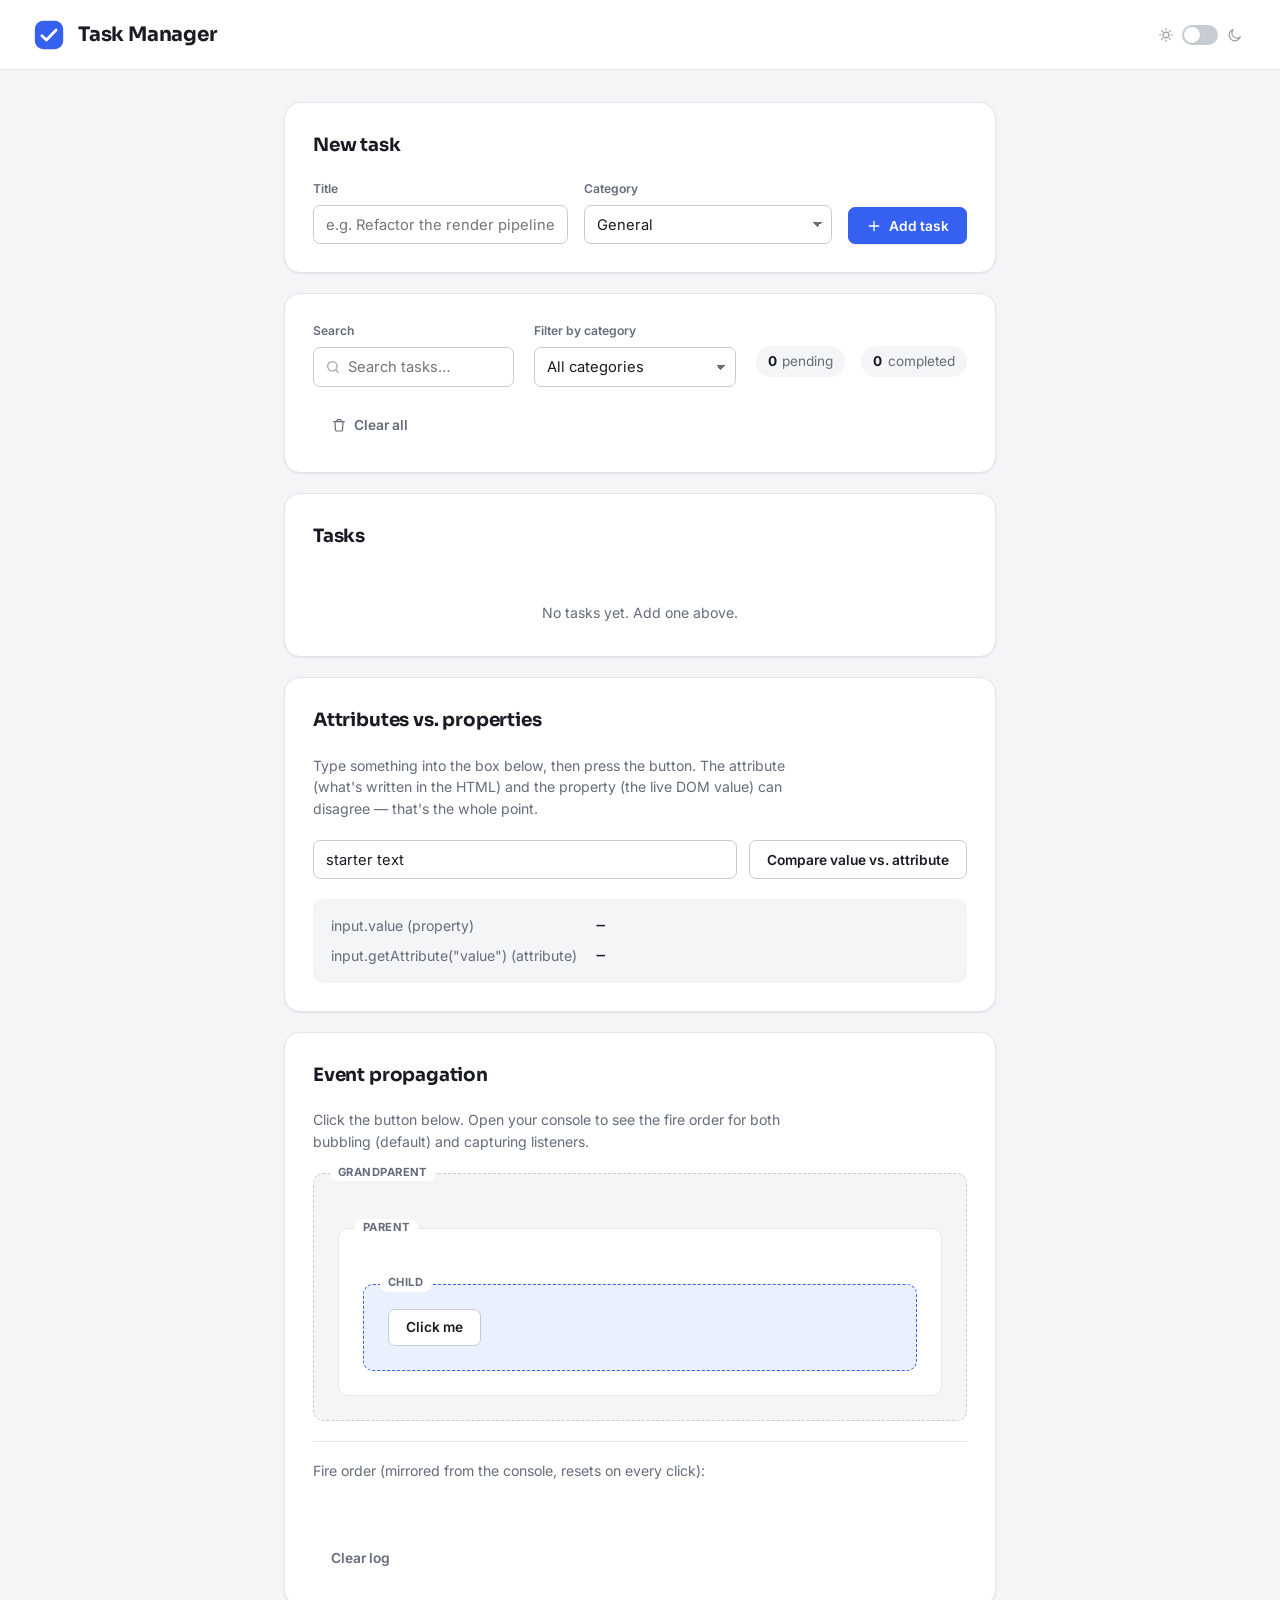
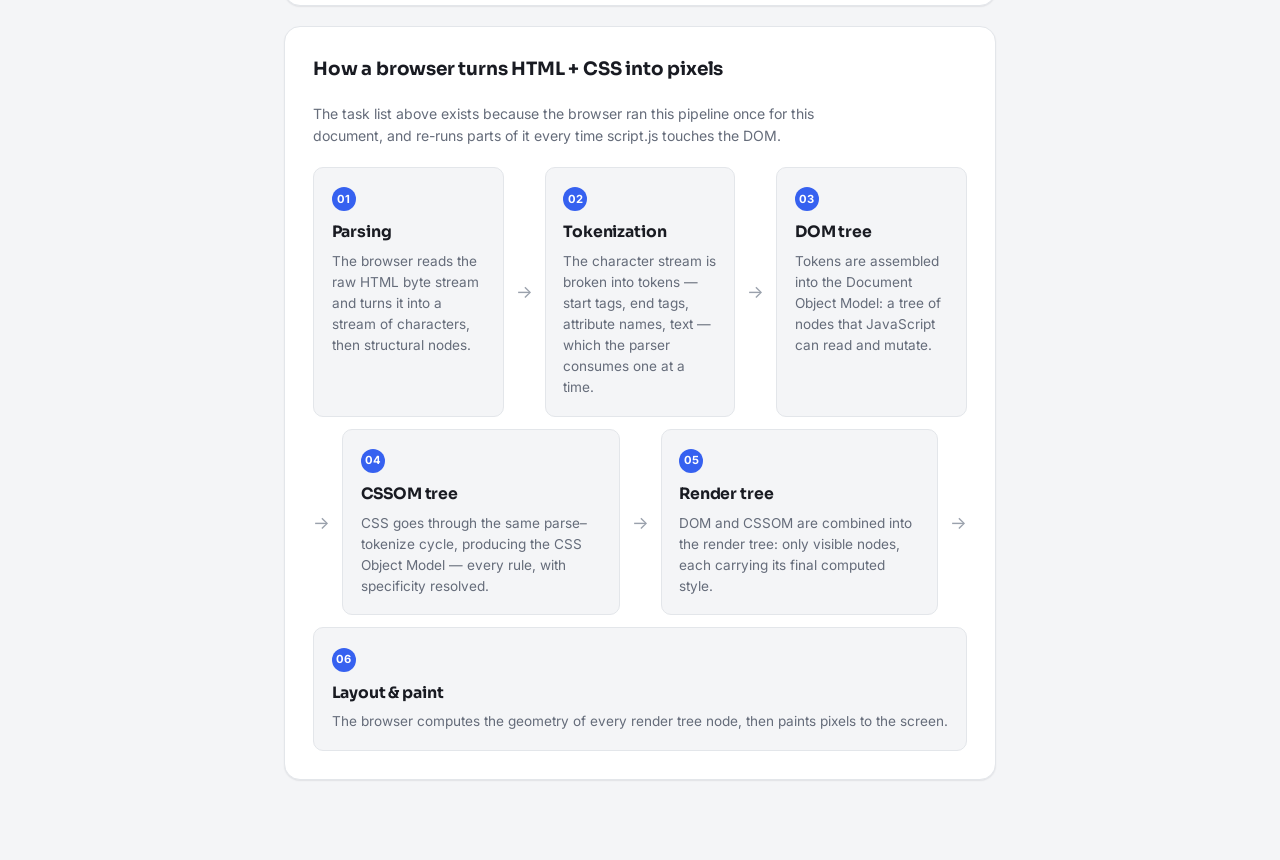
<file: 7/index.html>
<!DOCTYPE html>
<html lang="en" data-theme="light">
<head>
  <meta charset="UTF-8" />
  <meta name="viewport" content="width=device-width, initial-scale=1.0" />
  <title>Task Manager</title>
  <link rel="preconnect" href="https://fonts.googleapis.com" />
  <link rel="preconnect" href="https://fonts.gstatic.com" crossorigin />
  <link
    href="https://fonts.googleapis.com/css2?family=Sora:wght@600;700&family=Inter:wght@400;500;600;700&display=swap"
    rel="stylesheet"
  />
  <link rel="stylesheet" href="style.css" />
</head>
<body>

  <!-- ============================================= -->
  <!-- HEADER -->
  <!-- ============================================= -->
  <header class="site-header">
    <div class="brand">
      <span class="brand-mark" aria-hidden="true">
        <svg viewBox="0 0 24 24" fill="none" xmlns="http://www.w3.org/2000/svg">
          <rect x="2" y="2" width="20" height="20" rx="6" fill="currentColor" />
          <path d="M7 12.5L10.2 15.5L17 8.5" stroke="white" stroke-width="2" stroke-linecap="round" stroke-linejoin="round"/>
        </svg>
      </span>
      <div class="header-inner">
        <h1>Task Manager</h1>
      </div>
    </div>

    <!-- Theme Toggle: uses classList, dataset and setAttribute -->
    <button id="theme-toggle" class="theme-toggle" data-theme-state="light" aria-pressed="false">
      <svg class="icon icon-sun" viewBox="0 0 24 24" fill="none" xmlns="http://www.w3.org/2000/svg" aria-hidden="true">
        <circle cx="12" cy="12" r="4.2" stroke="currentColor" stroke-width="1.8"/>
        <path d="M12 2.5V4.5M12 19.5V21.5M4.5 12H2.5M21.5 12H19.5M5.6 5.6L7 7M17 17L18.4 18.4M18.4 5.6L17 7M7 17L5.6 18.4" stroke="currentColor" stroke-width="1.8" stroke-linecap="round"/>
      </svg>
      <span class="toggle-track">
        <span class="toggle-dot"></span>
      </span>
      <svg class="icon icon-moon" viewBox="0 0 24 24" fill="none" xmlns="http://www.w3.org/2000/svg" aria-hidden="true">
        <path d="M20 14.5A8.5 8.5 0 1 1 9.5 4a6.5 6.5 0 0 0 10.5 10.5Z" stroke="currentColor" stroke-width="1.8" stroke-linejoin="round"/>
      </svg>
      <span class="toggle-label sr-only">Toggle dark mode</span>
    </button>
  </header>

  <main>

    <!-- ============================================= -->
    <!-- TASK CREATION MODULE -->
    <!-- ============================================= -->
    <section class="panel" id="task-creation">
      <h2>New task</h2>
      <form id="task-form" novalidate>
        <div class="field">
          <label for="task-title">Title</label>
          <input
            type="text"
            id="task-title"
            name="task-title"
            placeholder="e.g. Refactor the render pipeline notes"
            autocomplete="off"
            value=""
          />
        </div>

        <div class="field">
          <label for="task-category">Category</label>
          <select id="task-category" name="task-category">
            <option value="general">General</option>
            <option value="work">Work</option>
            <option value="personal">Personal</option>
            <option value="urgent">Urgent</option>
          </select>
        </div>

        <button type="submit" class="btn btn-primary">
          <svg class="icon" viewBox="0 0 24 24" fill="none" xmlns="http://www.w3.org/2000/svg" aria-hidden="true">
            <path d="M12 5V19M5 12H19" stroke="currentColor" stroke-width="2" stroke-linecap="round"/>
          </svg>
          Add task
        </button>
      </form>
      <p class="field-error" id="form-error" hidden>Give the task a title before adding it.</p>
    </section>

    <!-- ============================================= -->
    <!-- TOOLBAR: search, filter, counters, clear all (bonus) -->
    <!-- ============================================= -->
    <section class="panel toolbar" id="toolbar">
      <div class="field">
        <label for="task-search">Search</label>
        <div class="input-with-icon">
          <svg class="icon" viewBox="0 0 24 24" fill="none" xmlns="http://www.w3.org/2000/svg" aria-hidden="true">
            <circle cx="11" cy="11" r="7" stroke="currentColor" stroke-width="1.8"/>
            <path d="M20 20L16.5 16.5" stroke="currentColor" stroke-width="1.8" stroke-linecap="round"/>
          </svg>
          <input type="text" id="task-search" placeholder="Search tasks…" autocomplete="off" />
        </div>
      </div>

      <div class="field">
        <label for="category-filter">Filter by category</label>
        <select id="category-filter">
          <option value="all">All categories</option>
          <option value="general">General</option>
          <option value="work">Work</option>
          <option value="personal">Personal</option>
          <option value="urgent">Urgent</option>
        </select>
      </div>

      <div class="counters">
        <span class="counter"><strong id="pending-count">0</strong> pending</span>
        <span class="counter"><strong id="completed-count">0</strong> completed</span>
      </div>

      <button id="clear-all" class="btn btn-ghost">
        <svg class="icon" viewBox="0 0 24 24" fill="none" xmlns="http://www.w3.org/2000/svg" aria-hidden="true">
          <path d="M4 7H20M9 7V5A1 1 0 0 1 10 4H14A1 1 0 0 1 15 5V7M18 7L17.3 19A2 2 0 0 1 15.3 21H8.7A2 2 0 0 1 6.7 19L6 7" stroke="currentColor" stroke-width="1.8" stroke-linecap="round" stroke-linejoin="round"/>
        </svg>
        Clear all
      </button>
    </section>

    <!-- ============================================= -->
    <!-- TASK LIST — event delegation lives on this container -->
    <!-- ============================================= -->
    <section class="panel" id="task-list-panel">
      <h2>Tasks</h2>
      <ul id="task-list" class="task-list" aria-live="polite">
        <!-- task cards are injected here by script.js -->
      </ul>
      <p class="empty-state" id="empty-state">No tasks yet. Add one above.</p>
    </section>

    <!-- ============================================= -->
    <!-- ATTRIBUTES VS PROPERTIES DEMO -->
    <!-- ============================================= -->
    <section class="panel" id="attr-vs-prop">
      <h2>Attributes vs. properties</h2>
      <p class="panel-note">
        Type something into the box below, then press the button. The attribute
        (what's written in the HTML) and the property (the live DOM value) can
        disagree — that's the whole point.
      </p>

      <div class="demo-row">
        <input type="text" id="demo-input" value="starter text" />
        <button id="demo-check" class="btn btn-secondary">Compare value vs. attribute</button>
      </div>

      <dl class="demo-output" id="demo-output">
        <dt>input.value (property)</dt>
        <dd id="demo-property">—</dd>
        <dt>input.getAttribute("value") (attribute)</dt>
        <dd id="demo-attribute">—</dd>
      </dl>
    </section>

    <!-- ============================================= -->
    <!-- EVENT PROPAGATION DEMO -->
    <!-- ============================================= -->
    <section class="panel" id="propagation-demo">
      <h2>Event propagation</h2>
      <p class="panel-note">
        Click the button below. Open your console to see the fire order for
        both bubbling (default) and capturing listeners.
      </p>

      <div class="propagation-box" id="grandparent" data-role="grandparent">
        <span class="propagation-tag">Grandparent</span>
        <div class="propagation-box inner" id="parent" data-role="parent">
          <span class="propagation-tag">Parent</span>
          <div class="propagation-box inner" id="child" data-role="child">
            <span class="propagation-tag">Child</span>
            <button id="propagation-btn" class="btn btn-secondary">Click me</button>
          </div>
        </div>
      </div>

      <div class="console-echo">
        <p class="panel-note">Fire order (mirrored from the console, resets on every click):</p>
        <ol id="propagation-log" class="propagation-log"></ol>
        <button id="propagation-clear" class="btn btn-ghost">Clear log</button>
      </div>
    </section>

    <!-- ============================================= -->
    <!-- BROWSER RENDERING PIPELINE -->
    <!-- ============================================= -->
    <section class="panel" id="rendering-pipeline">
      <h2>How a browser turns HTML + CSS into pixels</h2>
      <p class="panel-note">
        The task list above exists because the browser ran this pipeline once
        for this document, and re-runs parts of it every time script.js
        touches the DOM.
      </p>

      <ol class="pipeline">
        <li class="pipeline-step">
          <span class="pipeline-index">01</span>
          <h3>Parsing</h3>
          <p>The browser reads the raw HTML byte stream and turns it into a stream of characters, then structural nodes.</p>
        </li>
        <li class="pipeline-arrow" aria-hidden="true">→</li>
        <li class="pipeline-step">
          <span class="pipeline-index">02</span>
          <h3>Tokenization</h3>
          <p>The character stream is broken into tokens — start tags, end tags, attribute names, text — which the parser consumes one at a time.</p>
        </li>
        <li class="pipeline-arrow" aria-hidden="true">→</li>
        <li class="pipeline-step">
          <span class="pipeline-index">03</span>
          <h3>DOM tree</h3>
          <p>Tokens are assembled into the Document Object Model: a tree of nodes that JavaScript can read and mutate.</p>
        </li>
        <li class="pipeline-arrow" aria-hidden="true">→</li>
        <li class="pipeline-step">
          <span class="pipeline-index">04</span>
          <h3>CSSOM tree</h3>
          <p>CSS goes through the same parse–tokenize cycle, producing the CSS Object Model — every rule, with specificity resolved.</p>
        </li>
        <li class="pipeline-arrow" aria-hidden="true">→</li>
        <li class="pipeline-step">
          <span class="pipeline-index">05</span>
          <h3>Render tree</h3>
          <p>DOM and CSSOM are combined into the render tree: only visible nodes, each carrying its final computed style.</p>
        </li>
        <li class="pipeline-arrow" aria-hidden="true">→</li>
        <li class="pipeline-step">
          <span class="pipeline-index">06</span>
          <h3>Layout &amp; paint</h3>
          <p>The browser computes the geometry of every render tree node, then paints pixels to the screen.</p>
        </li>
      </ol>
    </section>

  </main>
  <script src="script.js"></script>
</body>
</html>
</file>
<file: 7/style.css>
/* =========================================================
   TOKENS
   A restrained product palette: cool neutrals for structure,
   one confident brand blue for primary actions, and a small
   set of category colors used the way real task apps use
   them — as functional labels, not decoration.
   ========================================================= */

:root {
  --ink: #191B22;
  --ink-muted: #656C7A;
  --ink-faint: #9AA1AC;

  --paper: #F4F5F7;
  --surface: #FFFFFF;
  --border: #E3E6EA;
  --border-strong: #C7CCD3;

  --brand: #3661F0;
  --brand-hover: #2C50D6;
  --brand-tint: #EBF0FE;

  --success: #1AA163;
  --success-tint: #E4F7ED;
  --danger: #E4483F;
  --danger-tint: #FDEBEA;

  --cat-general-bg: #EEF0F3;
  --cat-general-text: #5B6472;
  --cat-work-bg: #E8EFFE;
  --cat-work-text: #2F5FD8;
  --cat-personal-bg: #F3EBFE;
  --cat-personal-text: #7C3AED;
  --cat-urgent-bg: #FDECEA;
  --cat-urgent-text: #D8392E;

  --font-display: "Sora", "Segoe UI", sans-serif;
  --font-body: "Inter", -apple-system, BlinkMacSystemFont, "Segoe UI", sans-serif;
  --font-mono: "SFMono-Regular", Consolas, "Liberation Mono", Menlo, monospace;

  --radius-lg: 16px;
  --radius-md: 10px;
  --radius-sm: 7px;
  --radius-pill: 999px;

  --shadow-sm: 0 1px 2px rgba(21, 23, 30, 0.05), 0 1px 1px rgba(21, 23, 30, 0.03);
  --shadow-md: 0 8px 24px rgba(21, 23, 30, 0.08), 0 2px 6px rgba(21, 23, 30, 0.04);
}

[data-theme="dark"] {
  --ink: #EDEEF1;
  --ink-muted: #9CA3AF;
  --ink-faint: #6B7280;

  --paper: #101216;
  --surface: #181B21;
  --border: #2B2F37;
  --border-strong: #3A3F49;

  --brand: #5B82FF;
  --brand-hover: #799AFF;
  --brand-tint: #1B2540;

  --success: #34C77F;
  --success-tint: #123425;
  --danger: #F16A62;
  --danger-tint: #3A1C1B;

  --cat-general-bg: #23262D;
  --cat-general-text: #AEB4BF;
  --cat-work-bg: #1D2740;
  --cat-work-text: #7DA0FF;
  --cat-personal-bg: #271F3D;
  --cat-personal-text: #B891FF;
  --cat-urgent-bg: #331E1D;
  --cat-urgent-text: #F0897E;

  --shadow-sm: 0 1px 2px rgba(0, 0, 0, 0.3);
  --shadow-md: 0 8px 24px rgba(0, 0, 0, 0.35);
}

* {
  box-sizing: border-box;
}

body {
  margin: 0;
  background: var(--paper);
  color: var(--ink);
  font-family: var(--font-body);
  font-size: 15.5px;
  line-height: 1.55;
  -webkit-font-smoothing: antialiased;
  transition: background 0.2s ease, color 0.2s ease;
}

h1, h2, h3 {
  font-family: var(--font-display);
  font-weight: 700;
  margin: 0;
  color: var(--ink);
  letter-spacing: -0.01em;
}

h2 {
  font-size: 1.15rem;
}

h3 {
  font-size: 0.98rem;
  margin: 0 0 0.3rem;
}

p {
  margin: 0;
}

.sr-only {
  position: absolute;
  width: 1px;
  height: 1px;
  padding: 0;
  margin: -1px;
  overflow: hidden;
  clip: rect(0, 0, 0, 0);
  white-space: nowrap;
  border: 0;
}

.icon {
  width: 16px;
  height: 16px;
  flex-shrink: 0;
}

/* =========================================================
   LAYOUT
   ========================================================= */

.site-header {
  display: flex;
  align-items: center;
  justify-content: space-between;
  padding: 1.1rem 2rem;
  background: var(--surface);
  border-bottom: 1px solid var(--border);
  position: sticky;
  top: 0;
  z-index: 10;
}

.brand {
  display: flex;
  align-items: center;
  gap: 0.75rem;
}

.brand-mark {
  width: 34px;
  height: 34px;
  color: var(--brand);
  flex-shrink: 0;
}

.brand-mark svg {
  width: 100%;
  height: 100%;
}

.header-inner h1 {
  font-size: 1.25rem;
}

.subtitle {
  color: var(--ink-muted);
  font-size: 0.8rem;
  margin-top: 0.1rem;
}

main {
  max-width: 760px;
  margin: 0 auto;
  padding: 2rem 1.5rem 5rem;
  display: flex;
  flex-direction: column;
  gap: 1.25rem;
}

.panel {
  background: var(--surface);
  border: 1px solid var(--border);
  border-radius: var(--radius-lg);
  box-shadow: var(--shadow-sm);
  padding: 1.75rem;
}

.panel h2 {
  margin-bottom: 1.25rem;
}

.panel-note {
  color: var(--ink-muted);
  font-size: 0.88rem;
  margin-bottom: 1.25rem;
  max-width: 56ch;
}

/* =========================================================
   FORM ELEMENTS
   ========================================================= */

.field {
  display: flex;
  flex-direction: column;
  gap: 0.4rem;
  margin-bottom: 1.1rem;
}

label {
  font-size: 0.76rem;
  font-weight: 600;
  color: var(--ink-muted);
}

input[type="text"],
select {
  border: 1px solid var(--border-strong);
  border-radius: var(--radius-sm);
  padding: 0.6rem 0.75rem;
  font-size: 0.92rem;
  background: var(--surface);
  color: var(--ink);
  font-family: var(--font-body);
  appearance: none;
  -webkit-appearance: none;
}

select {
  background-image: linear-gradient(45deg, transparent 50%, var(--ink-muted) 50%),
    linear-gradient(135deg, var(--ink-muted) 50%, transparent 50%);
  background-position: calc(100% - 14px) 1.1em, calc(100% - 9px) 1.1em;
  background-size: 5px 5px, 5px 5px;
  background-repeat: no-repeat;
  padding-right: 2rem;
}

input[type="text"]:focus,
select:focus {
  outline: none;
  border-color: var(--brand);
  box-shadow: 0 0 0 3px var(--brand-tint);
}

button:focus-visible {
  outline: 2px solid var(--brand);
  outline-offset: 2px;
}

.input-with-icon {
  position: relative;
  display: flex;
  align-items: center;
}

.input-with-icon .icon {
  position: absolute;
  left: 0.75rem;
  color: var(--ink-faint);
}

.input-with-icon input {
  padding-left: 2.1rem;
  width: 100%;
}

#task-form {
  display: flex;
  flex-wrap: wrap;
  gap: 1rem;
  align-items: flex-end;
}

#task-form .field {
  flex: 1 1 200px;
  margin-bottom: 0;
}

.field-error {
  color: var(--danger);
  font-size: 0.83rem;
  margin-top: 0.9rem;
  font-weight: 500;
}

/* Buttons */

.btn {
  display: inline-flex;
  align-items: center;
  gap: 0.45rem;
  font-family: var(--font-body);
  font-weight: 600;
  font-size: 0.86rem;
  padding: 0.6rem 1.05rem;
  border-radius: var(--radius-sm);
  border: 1px solid var(--border-strong);
  background: var(--surface);
  color: var(--ink);
  cursor: pointer;
  transition: background 0.12s ease, border-color 0.12s ease, color 0.12s ease, transform 0.05s ease;
}

.btn:hover {
  background: var(--paper);
}

.btn:active {
  transform: translateY(1px);
}

.btn-primary {
  background: var(--brand);
  color: #fff;
  border-color: var(--brand);
  box-shadow: var(--shadow-sm);
}

.btn-primary:hover {
  background: var(--brand-hover);
  border-color: var(--brand-hover);
}

.btn-secondary {
  background: var(--surface);
}

.btn-ghost {
  border-color: transparent;
  background: transparent;
  color: var(--ink-muted);
}

.btn-ghost:hover {
  background: var(--paper);
  color: var(--ink);
}

.btn-icon {
  padding: 0.35rem 0.65rem;
  font-size: 0.78rem;
  border-color: var(--border);
}

.task-delete:hover {
  background: var(--danger-tint);
  border-color: var(--danger);
  color: var(--danger);
}

.task-save {
  background: var(--brand);
  color: #fff;
  border-color: var(--brand);
}

.task-save:hover {
  background: var(--brand-hover);
}

/* =========================================================
   THEME TOGGLE
   ========================================================= */

.theme-toggle {
  display: flex;
  align-items: center;
  gap: 0.55rem;
  background: none;
  border: none;
  cursor: pointer;
  color: var(--ink-muted);
  padding: 0.3rem;
  border-radius: var(--radius-pill);
}

.theme-toggle:hover {
  background: var(--paper);
}

.icon-sun,
.icon-moon {
  color: var(--ink-faint);
}

[data-theme="dark"] .icon-sun {
  color: var(--ink-faint);
}

[data-theme="dark"] .icon-moon {
  color: #F2C572;
}

.toggle-track {
  width: 36px;
  height: 20px;
  border-radius: var(--radius-pill);
  background: var(--border-strong);
  position: relative;
  display: inline-block;
  transition: background 0.15s ease;
}

[data-theme="dark"] .toggle-track {
  background: var(--brand);
}

.toggle-dot {
  position: absolute;
  top: 2px;
  left: 2px;
  width: 16px;
  height: 16px;
  border-radius: 50%;
  background: #fff;
  box-shadow: var(--shadow-sm);
  transition: transform 0.15s ease;
}

[data-theme="dark"] .toggle-dot {
  transform: translateX(16px);
}

/* =========================================================
   TOOLBAR
   ========================================================= */

.toolbar {
  display: flex;
  flex-wrap: wrap;
  gap: 1.25rem;
  align-items: flex-end;
}

.toolbar .field {
  margin-bottom: 0;
  flex: 1 1 180px;
}

.counters {
  display: flex;
  gap: 1rem;
  font-size: 0.85rem;
  color: var(--ink-muted);
  padding-bottom: 0.6rem;
}

.counter {
  display: inline-flex;
  align-items: center;
  gap: 0.35rem;
  background: var(--paper);
  border-radius: var(--radius-pill);
  padding: 0.3rem 0.75rem;
}

.counters strong {
  color: var(--ink);
  font-weight: 700;
}

/* =========================================================
   TASK LIST
   ========================================================= */

.task-list {
  list-style: none;
  margin: 0;
  padding: 0;
  display: flex;
  flex-direction: column;
  gap: 0.6rem;
}

.task-card {
  display: flex;
  align-items: center;
  justify-content: space-between;
  gap: 0.75rem;
  border: 1px solid var(--border);
  border-radius: var(--radius-md);
  padding: 0.8rem 1rem;
  background: var(--surface);
  flex-wrap: wrap;
  transition: box-shadow 0.12s ease, border-color 0.12s ease;
}

.task-card:hover {
  box-shadow: var(--shadow-sm);
  border-color: var(--border-strong);
}

.task-card[data-status="completed"] {
  background: var(--paper);
}

.task-card[data-status="completed"] .task-title {
  text-decoration: line-through;
  color: var(--ink-faint);
}

.task-main {
  display: flex;
  align-items: center;
  gap: 0.7rem;
  flex: 1 1 auto;
  min-width: 0;
}

.task-check {
  width: 20px;
  height: 20px;
  border: 2px solid var(--border-strong);
  border-radius: 50%;
  background: none;
  cursor: pointer;
  flex-shrink: 0;
  padding: 0;
  position: relative;
  transition: background 0.12s ease, border-color 0.12s ease;
}

.task-card[data-status="completed"] .task-check {
  background: var(--success);
  border-color: var(--success);
}

.task-card[data-status="completed"] .task-check::after {
  content: "";
  position: absolute;
  top: 3px;
  left: 6px;
  width: 5px;
  height: 9px;
  border: solid #fff;
  border-width: 0 2px 2px 0;
  transform: rotate(45deg);
}

.task-title {
  font-size: 0.94rem;
  overflow-wrap: anywhere;
}

.task-category-tag {
  font-size: 0.7rem;
  font-weight: 700;
  text-transform: uppercase;
  letter-spacing: 0.03em;
  border-radius: var(--radius-pill);
  padding: 0.2rem 0.6rem;
  flex-shrink: 0;
  background: var(--cat-general-bg);
  color: var(--cat-general-text);
}

.task-card[data-category="work"] .task-category-tag {
  background: var(--cat-work-bg);
  color: var(--cat-work-text);
}

.task-card[data-category="personal"] .task-category-tag {
  background: var(--cat-personal-bg);
  color: var(--cat-personal-text);
}

.task-card[data-category="urgent"] .task-category-tag {
  background: var(--cat-urgent-bg);
  color: var(--cat-urgent-text);
}

.task-actions {
  display: flex;
  gap: 0.5rem;
  flex-shrink: 0;
}

.task-card.editing .task-title {
  display: none;
}

.task-edit-input {
  flex: 1 1 auto;
  min-width: 0;
  border: 1px solid var(--brand);
  border-radius: var(--radius-sm);
  padding: 0.35rem 0.55rem;
  font-size: 0.94rem;
  font-family: var(--font-body);
  background: var(--surface);
  color: var(--ink);
  box-shadow: 0 0 0 3px var(--brand-tint);
}

.task-edit-input:focus {
  outline: none;
}

.empty-state {
  color: var(--ink-muted);
  font-size: 0.88rem;
  text-align: center;
  padding: 2rem 0 0.25rem;
}

/* =========================================================
   ATTRIBUTE VS PROPERTY DEMO
   ========================================================= */

.demo-row {
  display: flex;
  gap: 0.75rem;
  margin-bottom: 1.25rem;
  flex-wrap: wrap;
}

.demo-row input {
  flex: 1 1 200px;
}

.demo-output {
  display: grid;
  grid-template-columns: max-content 1fr;
  gap: 0.5rem 1.25rem;
  margin: 0;
  font-size: 0.88rem;
  background: var(--paper);
  border-radius: var(--radius-md);
  padding: 1rem 1.1rem;
}

.demo-output dt {
  color: var(--ink-muted);
}

.demo-output dd {
  margin: 0;
  font-family: var(--font-mono);
  font-weight: 600;
}

/* =========================================================
   PROPAGATION DEMO
   ========================================================= */

.propagation-box {
  border: 1px dashed var(--border-strong);
  border-radius: var(--radius-md);
  padding: 1.5rem;
  position: relative;
  background: var(--paper);
}

.propagation-box.inner {
  margin-top: 1.9rem;
  background: var(--surface);
  border-style: solid;
  border-color: var(--border);
}

#child.propagation-box.inner {
  background: var(--brand-tint);
  border-color: var(--brand);
  border-style: dashed;
}

.propagation-tag {
  position: absolute;
  top: -0.65rem;
  left: 1rem;
  background: var(--surface);
  padding: 0 0.5rem;
  font-size: 0.7rem;
  font-weight: 700;
  text-transform: uppercase;
  letter-spacing: 0.04em;
  color: var(--ink-muted);
  border-radius: var(--radius-sm);
}

.console-echo {
  margin-top: 1.25rem;
  border-top: 1px solid var(--border);
  padding-top: 1.1rem;
}

.propagation-log {
  font-family: var(--font-mono);
  font-size: 0.83rem;
  padding-left: 0;
  list-style: none;
  min-height: 1.5rem;
  margin: 0 0 0.9rem;
  display: flex;
  flex-direction: column;
  gap: 0.3rem;
}

.propagation-log li {
  background: var(--paper);
  border-radius: var(--radius-sm);
  padding: 0.35rem 0.6rem;
}

/* =========================================================
   RENDERING PIPELINE
   ========================================================= */

.pipeline {
  list-style: none;
  margin: 0;
  padding: 0;
  display: flex;
  flex-wrap: wrap;
  align-items: stretch;
  gap: 0.75rem;
}

.pipeline-step {
  flex: 1 1 190px;
  border: 1px solid var(--border);
  border-radius: var(--radius-md);
  padding: 1.1rem;
  background: var(--paper);
}

.pipeline-index {
  display: inline-flex;
  align-items: center;
  justify-content: center;
  width: 24px;
  height: 24px;
  border-radius: 50%;
  background: var(--brand);
  color: #fff;
  font-size: 0.7rem;
  font-weight: 700;
  margin-bottom: 0.55rem;
}

.pipeline-step p {
  font-size: 0.85rem;
  color: var(--ink-muted);
  margin-top: 0.4rem;
}

.pipeline-arrow {
  display: flex;
  align-items: center;
  justify-content: center;
  font-size: 1.1rem;
  color: var(--ink-faint);
  flex: 0 0 auto;
}

@media (max-width: 640px) {
  .pipeline-arrow {
    display: none;
  }
  .site-header {
    flex-direction: column;
    align-items: flex-start;
    gap: 0.9rem;
  }
}
/* =========================================================
   REDUCED MOTION
   ========================================================= */

@media (prefers-reduced-motion: reduce) {
  * {
    transition: none !important;
  }
}
</file>
